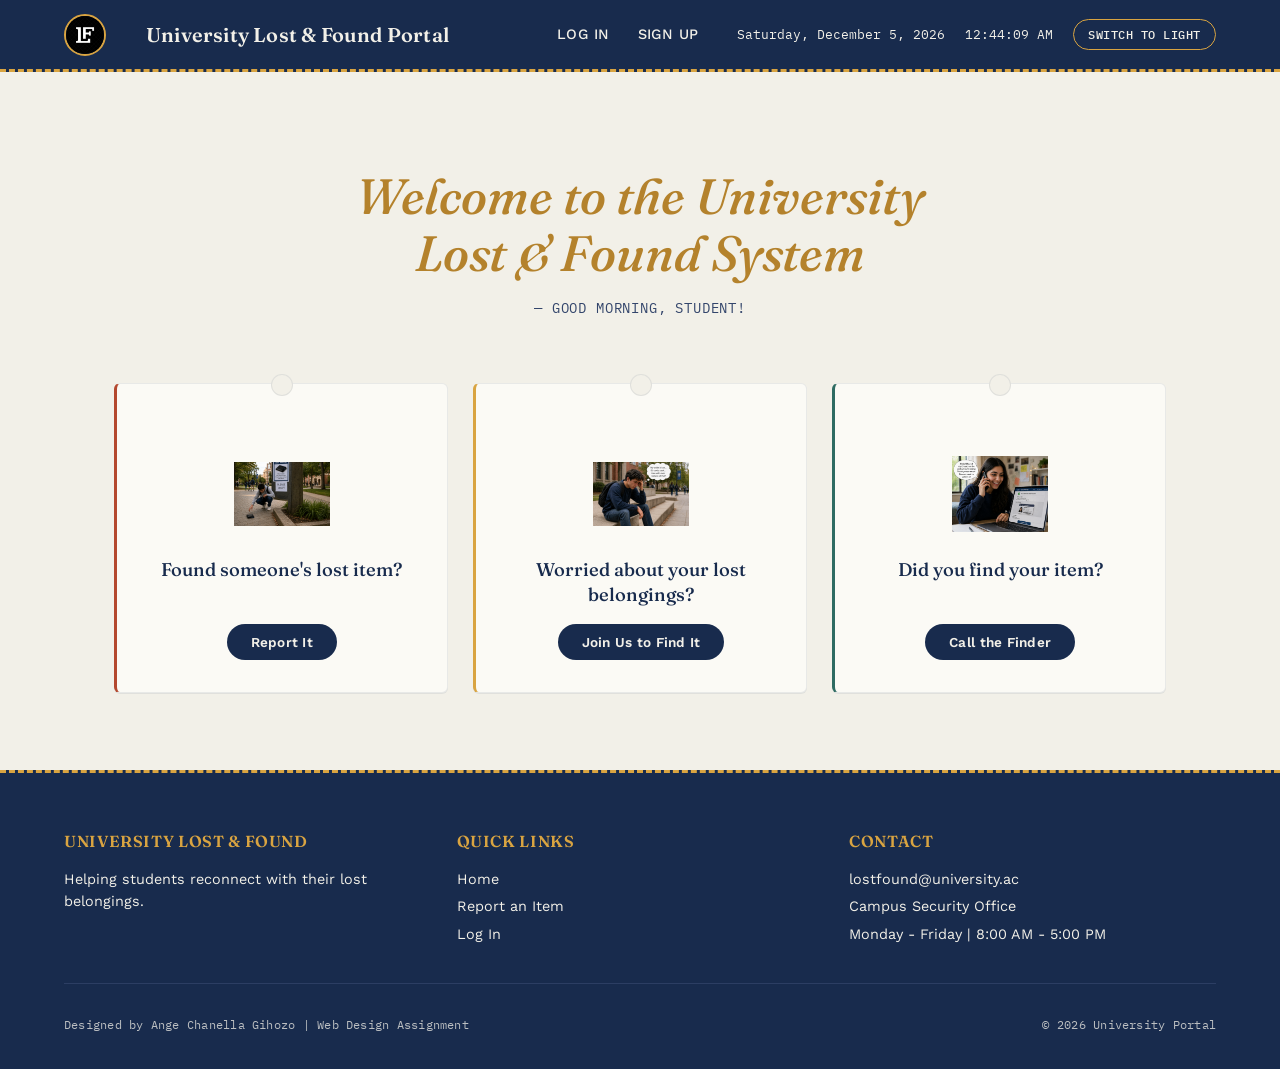
<file: index.html>
<!DOCTYPE html>
<html lang="en">
<head>
    <meta charset="UTF-8">
    <meta name="viewport" content="width=device-width, initial-scale=1.0">
    <title>University Lost & Found Portal</title>
    <link rel="stylesheet" href="index.css">
</head>

<body>

<header>

    <div class="logo">
        <img src="assests/logo.jpg" alt="University Lost and Found Logo">
    </div>

    <h1>University Lost & Found Portal</h1>

    <nav class="nav-bar">

        <ul>
            <li><a href="login.html">Log In</a></li>
            <li><a href="signup.html">Sign Up</a></li>
        </ul>

        <div class="nav-actions">
            <div id="date"></div>
            <div id="clock"></div>
            <button id="theme-btn">Switch to Light</button>
        </div>

    </nav>

</header>

<main>

    <section class="hero">

        <h1><i>Welcome to the University Lost & Found System</i></h1>

        <div id="greeting" class="greeting"></div>

    </section>

    <section id="cards">

        <div id="card1" class="card">

            <img class="card-image" src="assests/lost.png" alt="Lost Item">

            <h2>Found someone's lost item?</h2>

            <button>
                <a href="signup.html">Report It</a>
            </button>

        </div>

        <div id="card2" class="card">

            <img class="card-image" src="assests/worried.png" alt="Worried Person">

            <h2>Worried about your lost belongings?</h2>

            <button>
                <a href="login.html">Join Us to Find It</a>
            </button>

        </div>

        <div id="card3" class="card">

            <img class="card-image" src="assests/found.png" alt="Found Item">

            <h2>Did you find your item?</h2>

            <button>
                <a href="login.html">Call the Finder</a>
            </button>

        </div>

    </section>

</main>

<footer>

    <div class="footer-grid">

        <div class="footer-col">
            <h4>University Lost & Found</h4>
            <p>Helping students reconnect with their lost belongings.</p>
        </div>

        <div class="footer-col">
            <h4>Quick Links</h4>

            <p><a href="index.html">Home</a></p>
            <p><a href="signup.html">Report an Item</a></p>
            <p><a href="login.html">Log In</a></p>
        </div>

        <div class="footer-col">
            <h4>Contact</h4>

            <p>lostfound@university.ac</p>
            <p>Campus Security Office</p>
            <p>Monday - Friday | 8:00 AM - 5:00 PM</p>

        </div>

    </div>

    <div class="footer-bottom">

        <p>Designed by Ange Chanella Gihozo | Web Design Assignment</p>

        <p>&copy; 2026 University Portal</p>

    </div>

</footer>

<script src="javascript.js"></script>

</body>
</html>
</file>
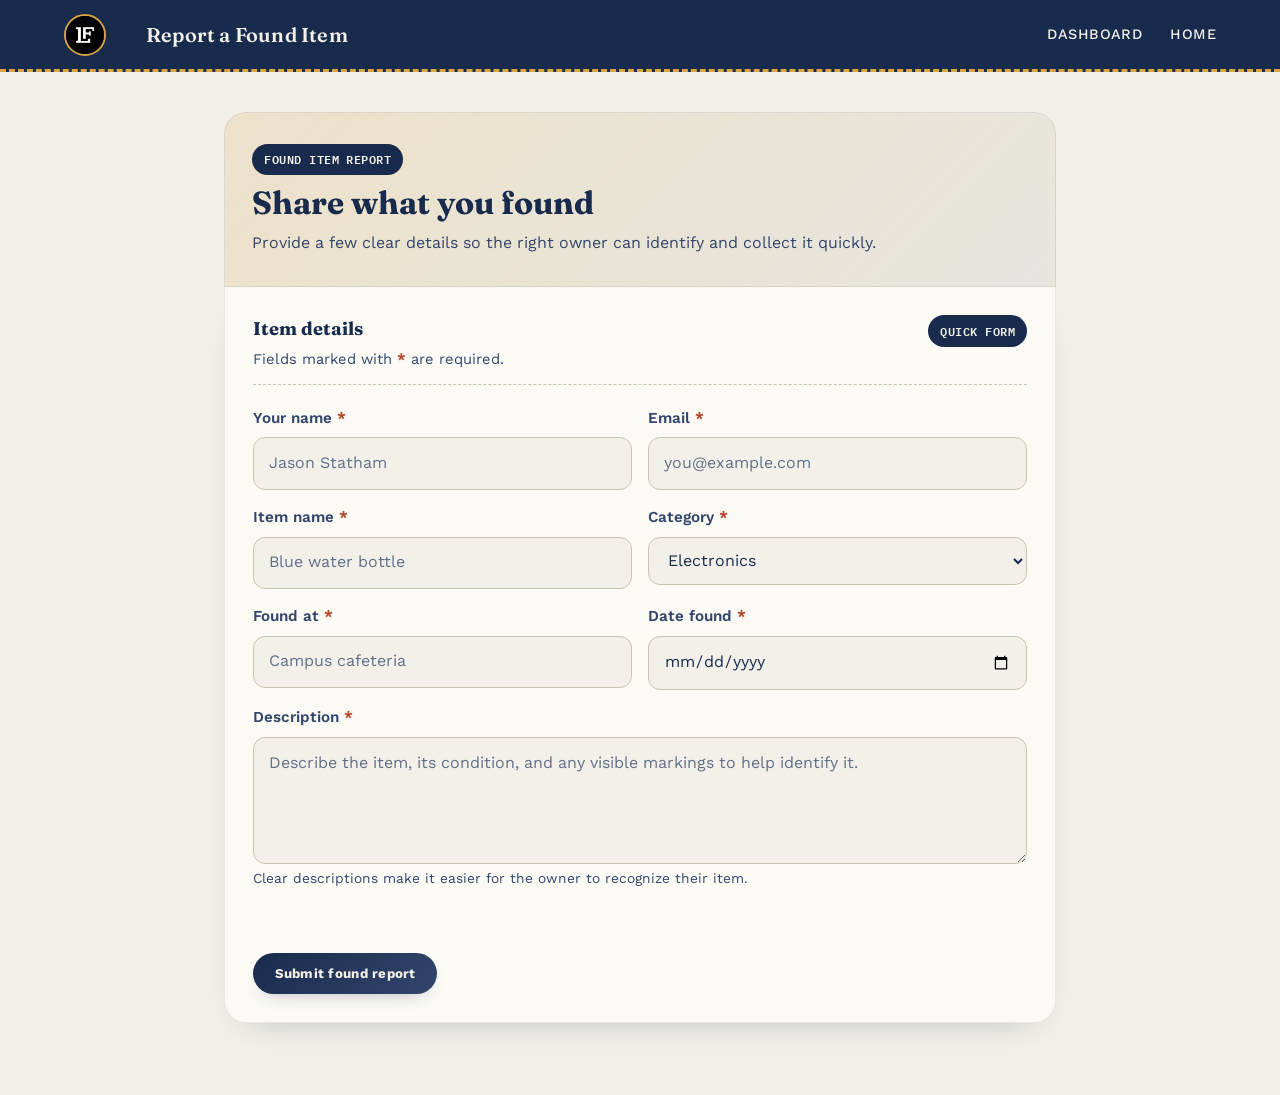
<file: found_form.html>
<!DOCTYPE html>
<html lang="en">
<head>
    <meta charset="UTF-8">
    <meta name="viewport" content="width=device-width, initial-scale=1.0">
    <title>Report Found Item</title>
    <link rel="stylesheet" href="index.css">
</head>
<body>
    <header>
        <div class="logo">
            <a href="index.html"><img src="assests/logo.jpg" alt="Lost and Found Logo"></a>
        </div>
        <h1>Report a Found Item</h1>
        <nav class="nav-bar">
            <ul>
                <li><a href="dashboard.html">Dashboard</a></li>
                <li><a href="index.html">Home</a></li>
            </ul>
        </nav>
    </header>

    <main class="form-page">
        <section class="form-hero">
            <span class="form-badge">Found item report</span>
            <h2>Share what you found</h2>
            <p>Provide a few clear details so the right owner can identify and collect it quickly.</p>
        </section>

        <section class="form-card">
            <div class="form-card-header">
                <div>
                    <h3>Item details</h3>
                    <p>Fields marked with <span class="required">*</span> are required.</p>
                </div>
                <span class="step-pill">Quick form</span>
            </div>

            <form class="styled-form" id="found-report-form">
                <div class="form-grid">
                    <div class="field">
                        <label for="finder-name">Your name <span class="required">*</span></label>
                        <input id="finder-name" name="finder-name" type="text" placeholder="Jason Statham" required>
                    </div>
                    <div class="field">
                        <label for="finder-email">Email <span class="required">*</span></label>
                        <input id="finder-email" name="finder-email" type="email" placeholder="you@example.com" required>
                    </div>
                </div>

                <div class="form-grid">
                    <div class="field">
                        <label for="found-item-name">Item name <span class="required">*</span></label>
                        <input id="found-item-name" name="found-item-name" type="text" placeholder="Blue water bottle" required>
                    </div>
                    <div class="field">
                        <label for="found-category">Category <span class="required">*</span></label>
                        <select id="found-category" name="found-category">
                            <option>Electronics</option>
                            <option>Clothing</option>
                            <option>Accessories</option>
                            <option>Documents</option>
                            <option>Other</option>
                        </select>
                    </div>
                </div>

                <div class="form-grid">
                    <div class="field">
                        <label for="found-location">Found at <span class="required">*</span></label>
                        <input id="found-location" name="found-location" type="text" placeholder="Campus cafeteria" required>
                    </div>
                    <div class="field">
                        <label for="found-date">Date found <span class="required">*</span></label>
                        <input id="found-date" name="found-date" type="date" required>
                    </div>
                </div>

                <div class="field field-wide">
                    <label for="found-details">Description <span class="required">*</span></label>
                    <textarea id="found-details" name="found-details" rows="4" placeholder="Describe the item, its condition, and any visible markings to help identify it." required></textarea>
                    <p class="field-help">Clear descriptions make it easier for the owner to recognize their item.</p>
                </div>

                <p id="found-form-status" class="form-status" aria-live="polite"></p>
                <button type="submit">Submit found report</button>
            </form>
        </section>
    </main>

    <script src="javascript.js"></script>
</body>
</html>
</file>
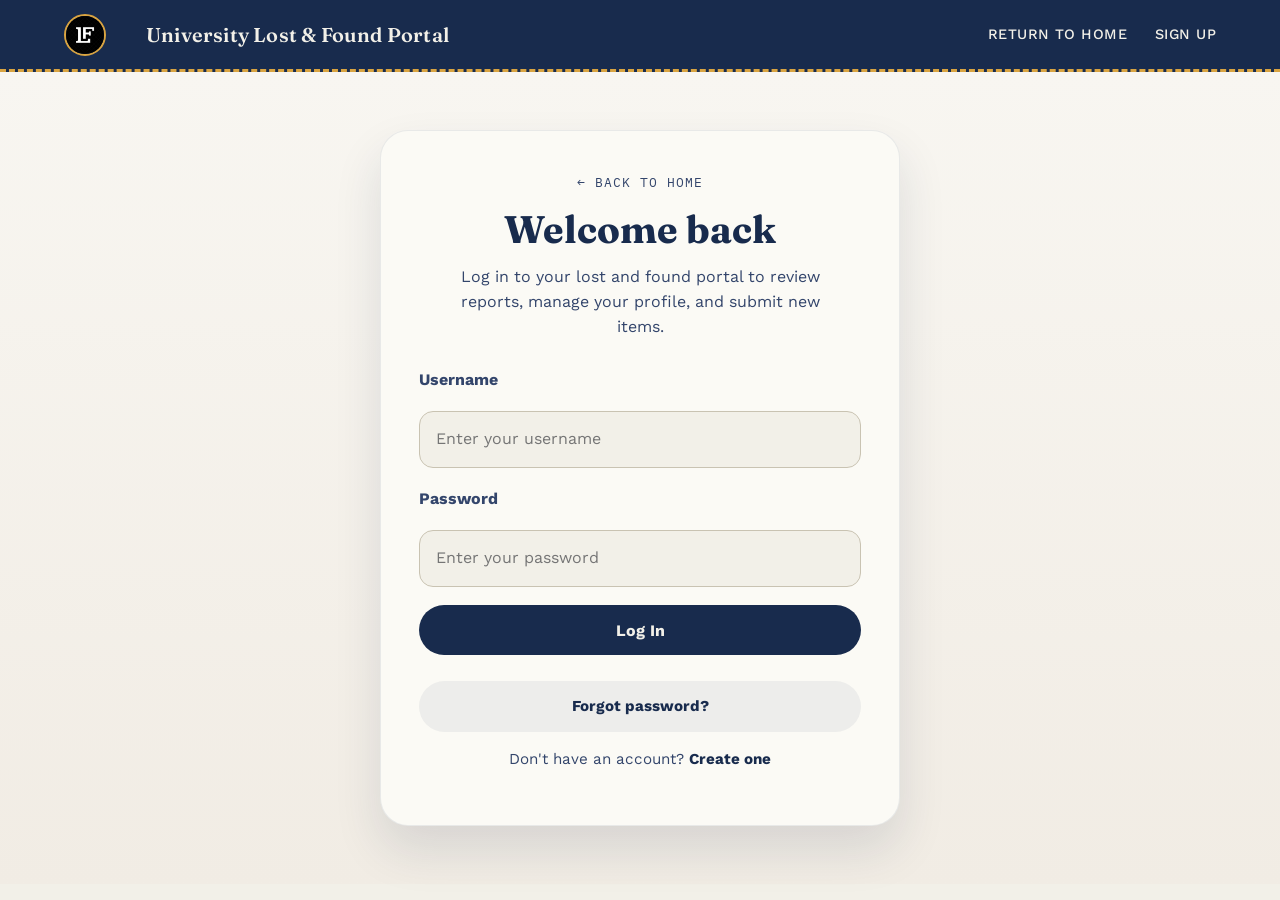
<file: login.html>
<!DOCTYPE html>
<html lang="en">
<head>
    <meta charset="UTF-8">
    <meta name="viewport" content="width=device-width, initial-scale=1.0">
    <title>Login - Lost & Found</title>
    <link rel="stylesheet" href="index.css">
</head>
<body>
    <header>
        <div class="logo"><a href="index.html"><img src="assests/logo.jpg" alt="Logo"></a></div>
        <h1>University Lost & Found Portal</h1>
        <nav class="nav-bar">
            <ul>
                <li><a href="index.html">Return to Home</a></li>
                <li><a href="signup.html">Sign Up</a></li>
            </ul>
        </nav>
    </header>

    <main class="login-page">
        <section class="login-panel">
            <div class="login-intro">
                <a href="index.html" class="back-link">← Back to Home</a>
                <h2>Welcome back</h2>
                <p>Log in to your lost and found portal to review reports, manage your profile, and submit new items.</p>
            </div>

            <form id="login-form" class="login-form">
                <label for="username">Username</label>
                <input type="text" id="username" placeholder="Enter your username" required>

                <label for="login-password">Password</label>
                <input type="password" id="login-password" placeholder="Enter your password" required>

                <button type="submit">Log In</button>
                <a href="#" class="forgot-password">Forgot password?</a>
            </form>

            <p class="signup-text">Don't have an account? <a href="signup.html">Create one</a></p>
        </section>
    </main>

    <script src="javascript.js"></script>
</body>
</html>
</file>
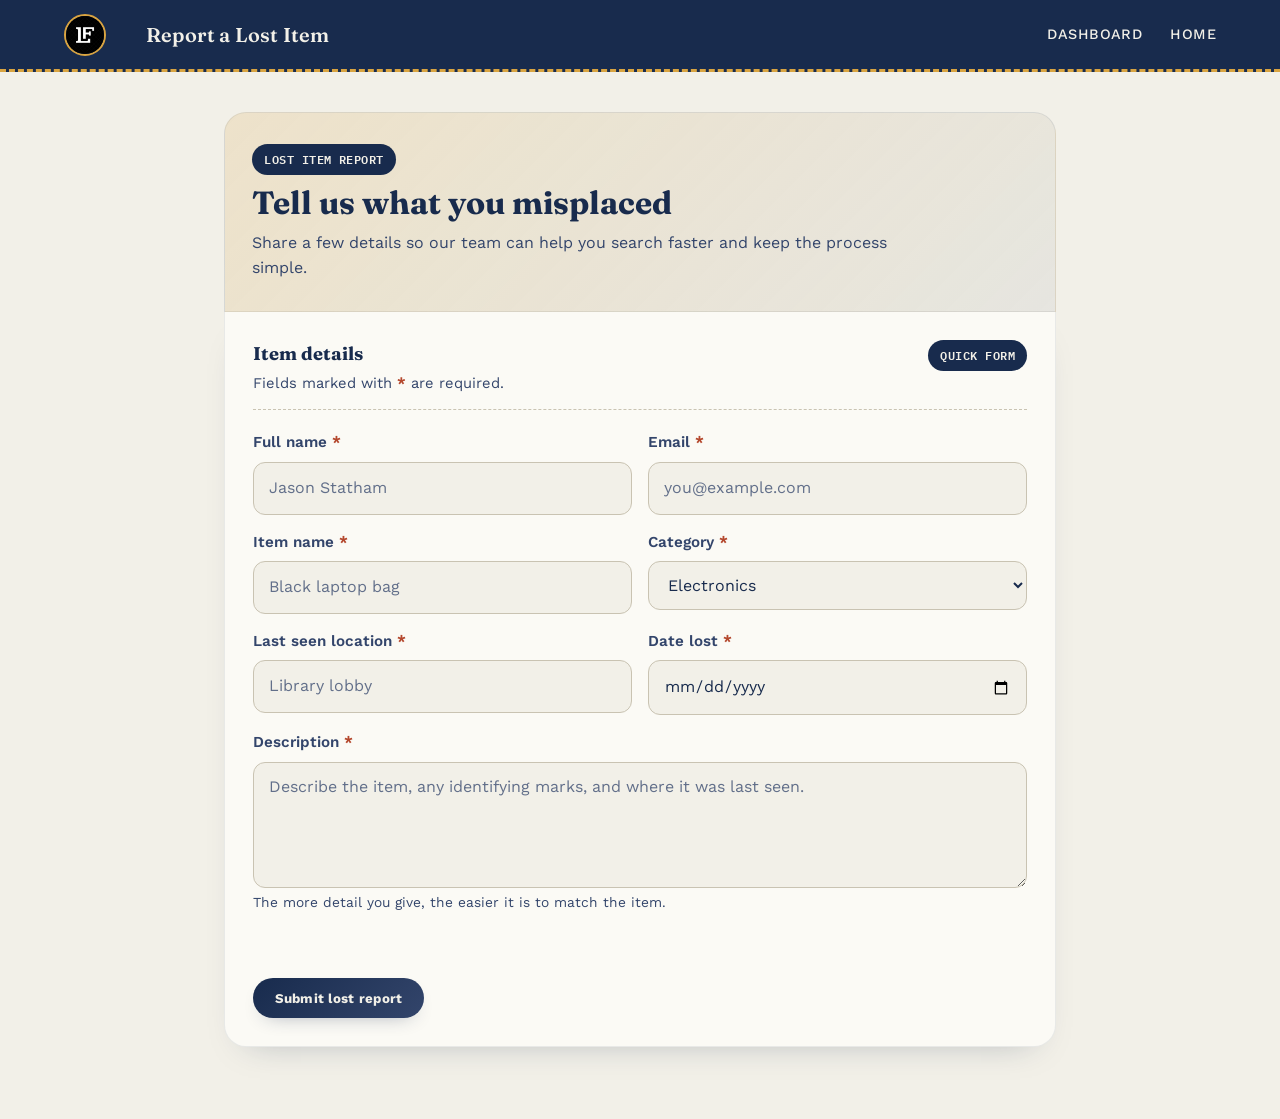
<file: lost_form.html>
<!DOCTYPE html>
<html lang="en">
<head>
    <meta charset="UTF-8">
    <meta name="viewport" content="width=device-width, initial-scale=1.0">
    <title>Report Lost Item</title>
    <link rel="stylesheet" href="index.css">
</head>
<body>
    <header>
        <div class="logo">
            <a href="index.html"><img src="assests/logo.jpg" alt="Lost and Found Logo"></a>
        </div>
        <h1>Report a Lost Item</h1>
        <nav class="nav-bar">
            <ul>
                <li><a href="dashboard.html">Dashboard</a></li>
                <li><a href="index.html">Home</a></li>
            </ul>
        </nav>
    </header>

    <main class="form-page">
        <section class="form-hero">
            <span class="form-badge">Lost item report</span>
            <h2>Tell us what you misplaced</h2>
            <p>Share a few details so our team can help you search faster and keep the process simple.</p>
        </section>

        <section class="form-card">
            <div class="form-card-header">
                <div>
                    <h3>Item details</h3>
                    <p>Fields marked with <span class="required">*</span> are required.</p>
                </div>
                <span class="step-pill">Quick form</span>
            </div>

            <form class="styled-form" id="lost-report-form">
                <div class="form-grid">
                    <div class="field">
                        <label for="full-name">Full name <span class="required">*</span></label>
                        <input id="full-name" name="full-name" type="text" placeholder="Jason Statham" required>
                    </div>
                    <div class="field">
                        <label for="email">Email <span class="required">*</span></label>
                        <input id="email" name="email" type="email" placeholder="you@example.com" required>
                    </div>
                </div>

                <div class="form-grid">
                    <div class="field">
                        <label for="item-name">Item name <span class="required">*</span></label>
                        <input id="item-name" name="item-name" type="text" placeholder="Black laptop bag" required>
                    </div>
                    <div class="field">
                        <label for="category">Category <span class="required">*</span></label>
                        <select id="category" name="category">
                            <option>Electronics</option>
                            <option>Clothing</option>
                            <option>Accessories</option>
                            <option>Documents</option>
                            <option>Other</option>
                        </select>
                    </div>
                </div>

                <div class="form-grid">
                    <div class="field">
                        <label for="location">Last seen location <span class="required">*</span></label>
                        <input id="location" name="location" type="text" placeholder="Library lobby" required>
                    </div>
                    <div class="field">
                        <label for="lost-date">Date lost <span class="required">*</span></label>
                        <input id="lost-date" name="lost-date" type="date" required>
                    </div>
                </div>

                <div class="field field-wide">
                    <label for="details">Description <span class="required">*</span></label>
                    <textarea id="details" name="details" rows="4" placeholder="Describe the item, any identifying marks, and where it was last seen." required></textarea>
                    <p class="field-help">The more detail you give, the easier it is to match the item.</p>
                </div>

                <p id="lost-form-status" class="form-status" aria-live="polite"></p>
                <button type="submit">Submit lost report</button>
            </form>
        </section>
    </main>

    <script src="javascript.js"></script>
</body>
</html>
</file>
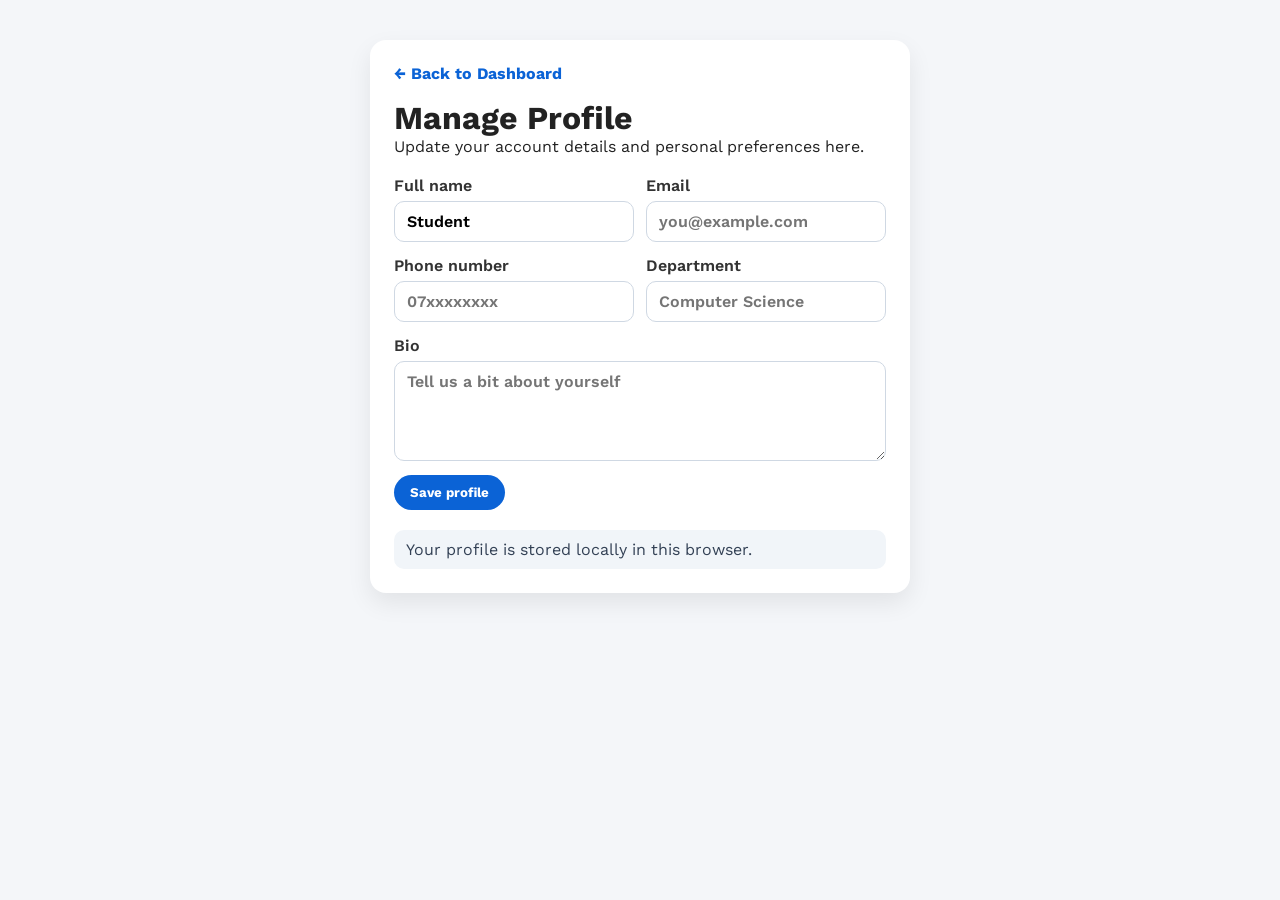
<file: profile.html>
<!DOCTYPE html>
<html lang="en">
<head>
  <meta charset="UTF-8">
  <meta name="viewport" content="width=device-width, initial-scale=1.0">
  <title>Manage Profile</title>
  <link rel="stylesheet" href="dashboard.css">
  <style>
    body {
      font-family: Arial, sans-serif;
      margin: 0;
      background: #f4f6f9;
      color: #222;
    }
    .page {
      max-width: 800px;
      margin: 40px auto;
      padding: 24px;
      background: white;
      border-radius: 16px;
      box-shadow: 0 10px 24px rgba(0,0,0,0.08);
    }
    .back-link {
      display: inline-block;
      margin-bottom: 16px;
      color: #0b63d6;
      text-decoration: none;
      font-weight: bold;
    }
    .profile-form {
      display: grid;
      gap: 14px;
      margin-top: 20px;
    }
    .form-row {
      display: grid;
      grid-template-columns: repeat(2, minmax(0, 1fr));
      gap: 12px;
    }
    label {
      display: flex;
      flex-direction: column;
      gap: 6px;
      font-weight: 600;
      color: #333;
    }
    input, textarea {
      padding: 10px 12px;
      border: 1px solid #cfd8e3;
      border-radius: 10px;
      font: inherit;
    }
    textarea {
      min-height: 100px;
      resize: vertical;
    }
    button {
      justify-self: start;
      padding: 10px 16px;
      border: none;
      border-radius: 999px;
      background: #0b63d6;
      color: white;
      font-weight: 700;
      cursor: pointer;
    }
    .form-status {
      padding: 10px 12px;
      border-radius: 10px;
      background: #f1f5f9;
      color: #334155;
      margin-top: 6px;
    }
    .form-status.success {
      background: #e8f8ee;
      color: #1f7a3d;
    }
    @media (max-width: 700px) {
      .form-row {
        grid-template-columns: 1fr;
      }
    }
  </style>
</head>
<body>
  <div class="page">
    <a href="dashboard.html" class="back-link">← Back to Dashboard</a>
    <h1>Manage Profile</h1>
    <p>Update your account details and personal preferences here.</p>

    <form id="profile-form" class="profile-form">
      <div class="form-row">
        <label>
          Full name
          <input type="text" name="fullName" placeholder="Your full name">
        </label>
        <label>
          Email
          <input type="email" name="email" placeholder="you@example.com">
        </label>
      </div>

      <div class="form-row">
        <label>
          Phone number
          <input type="tel" name="phone" placeholder="07xxxxxxxx">
        </label>
        <label>
          Department
          <input type="text" name="department" placeholder="Computer Science">
        </label>
      </div>

      <label>
        Bio
        <textarea name="bio" placeholder="Tell us a bit about yourself"></textarea>
      </label>

      <button type="submit">Save profile</button>
      <div id="profile-status" class="form-status" aria-live="polite">Your profile is stored locally in this browser.</div>
    </form>
  </div>

  <script src="javascript.js"></script>
</body>
</html>
</file>
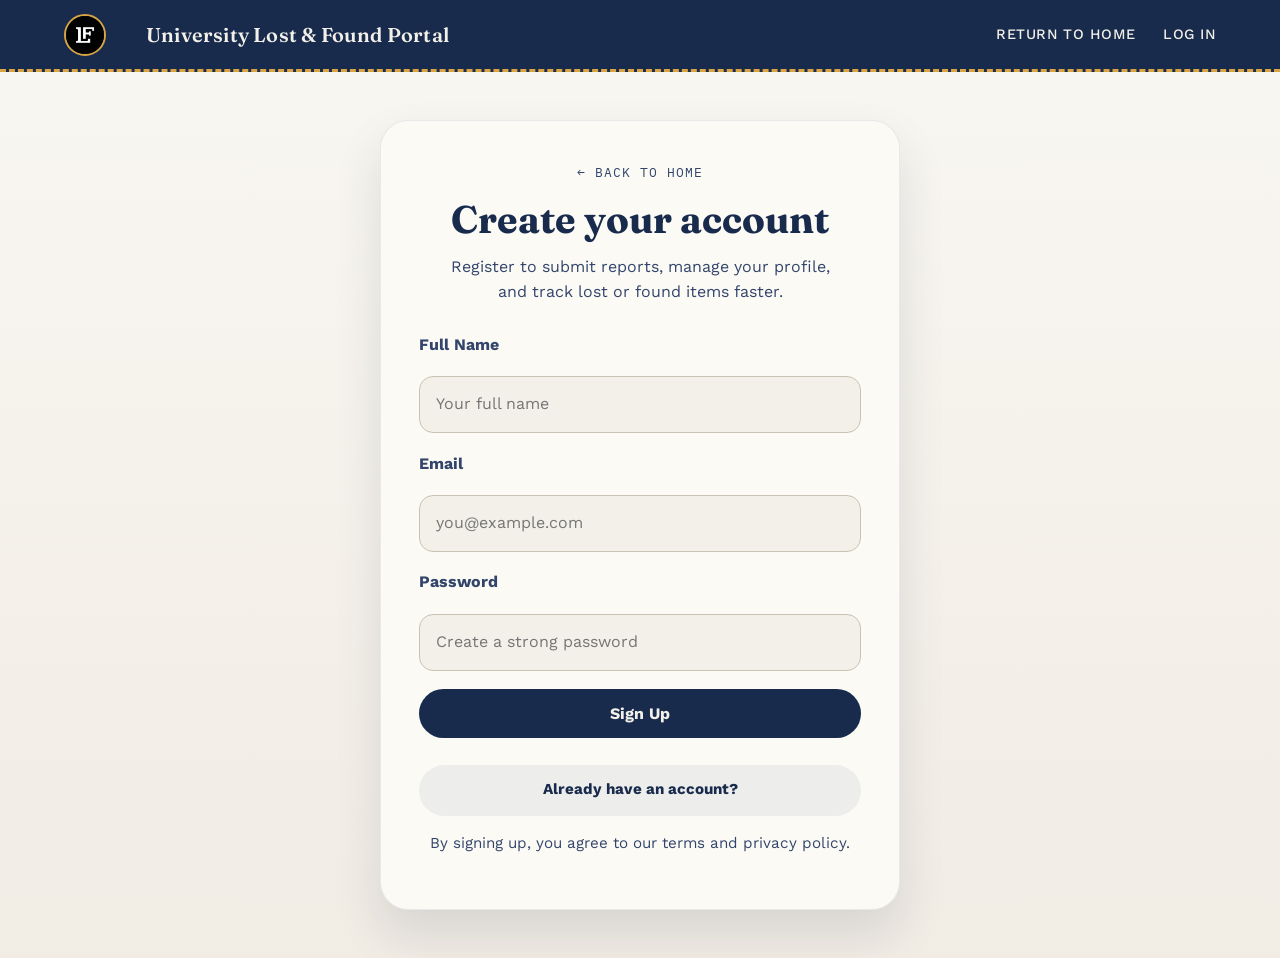
<file: signup.html>
<!DOCTYPE html>
<html lang="en">
<head>
    <meta charset="UTF-8">
    <meta name="viewport" content="width=device-width, initial-scale=1.0">
    <title>Sign Up - Lost & Found</title>
    <link rel="stylesheet" href="index.css">
</head>
<body>
        <header>
            <div class="logo"><a href="index.html"><img src="assests/logo.jpg " alt=" Logo"></a></div>
            <h1>University Lost & Found Portal</h1>
            <nav class="nav-bar">
                <ul>
                    <li><a href="index.html">Return to Home</a></li>
                    <li><a href="login.html">Log In</a></li>
                </ul>
            </nav>
        </header>  
    <main class="login-page">
        <section class="login-panel">
            <div class="login-intro">
                <a href="index.html" class="back-link">← Back to Home</a>
                <h2>Create your account</h2>
                <p>Register to submit reports, manage your profile, and track lost or found items faster.</p>
            </div>

            <form class="login-form">
                <label for="signup-fullname">Full Name</label>
                <input id="signup-fullname" type="text" placeholder="Your full name" required>

                <label for="signup-email">Email</label>
                <input id="signup-email" type="email" placeholder="you@example.com" required>

                <label for="signup-password">Password</label>
                <input id="signup-password" type="password" placeholder="Create a strong password" required>

                <button type="submit">Sign Up</button>
                <a href="login.html" class="forgot-password">Already have an account?</a>
            </form>

            <p class="signup-text">By signing up, you agree to our terms and privacy policy.</p>
        </section>
    </main>
</body>
</html>
</file>
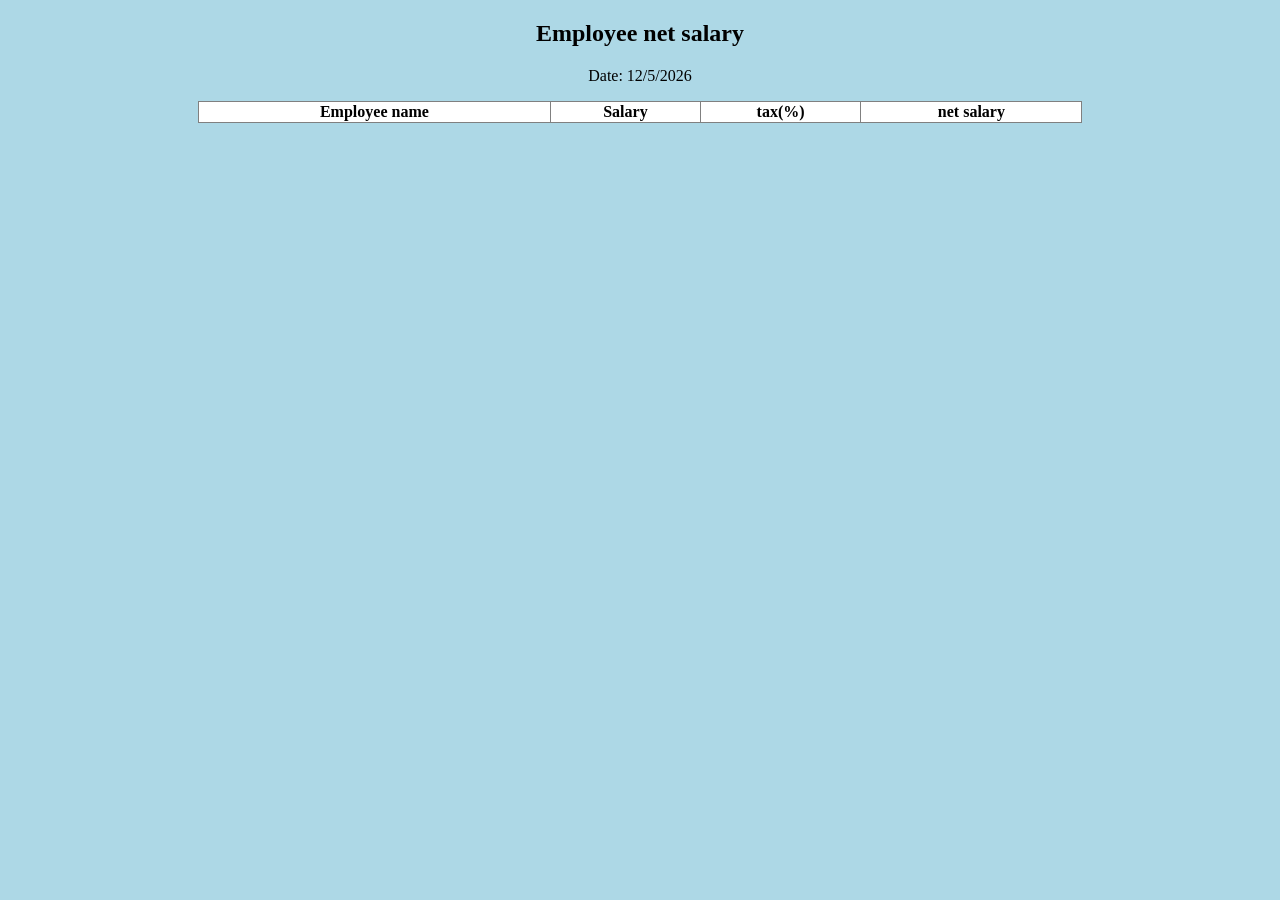
<file: web design assignment.html>
<!DOCTYPEhtml>
<html>
 <head>
 <title> employees net salary </title>
 </head>
 
 <body style="background-color:lightblue;">
 <h2 style="text-align:center;">Employee net salary</h2>
 <p id="date" style="text-align:center;"></p>



 <table border="1" style="border-collapse:collapse; 
 width:70%;
 margin:auto;
 text-align:center;
 background-color:white;">
 
 <tr>
 <th>Employee name</th>
 <th>Salary</th>
 <th>tax(%)</th>
 <th>net salary</th>
 </tr>
 
 <tbody id="result"></tbody>
 
 </table>
 
 
 <script>
 
 let number = parseInt(prompt("enter number of employees:"));
 
 for(let i=1;i<=number;i++){
 
 let name = prompt("enter employee name:");
 let salary = parseFloat(prompt("enter employee salary:"));
 let tax = parseFloat(prompt("enter tax (in %)  :"));
 
 let netsalary = salary-(salary*tax/100);
 
 document.getElementById("result").innerHTML +=
 "<tr>" +
 "<td>" + name +"</td>" +
 "<td>" + salary +"</td>" +
 "<td>" + tax + "</td>" +
 "<td>" + netsalary + "</td>" +
 "</tr>";
 }
 document.getElementById("date").innerHTML =  "Date: " + new Date().toLocaleDateString();
 
 </script>
  
 </body>
 </html>
</file>
<file: index.css>
/* =========================================================
   University Lost & Found Portal — index.css
   Design concept: the physical claim ticket you get handed
   at a real lost & found desk — dashed stitch-lines, a
   punched notch, a torn stub — rendered as the UI language.
   ========================================================= */

@import url('https://fonts.googleapis.com/css2?family=Fraunces:opsz,wght@9..144,400;9..144,500;9..144,600;9..144,700&family=Work+Sans:wght@400;500;600&family=IBM+Plex+Mono:wght@500&display=swap');

:root {
  /* -- Palette -------------------------------------------- */
  --ink:        #182B4D;   /* deep desk-ledger navy */
  --ink-soft:   #33456B;
  --paper:      #F2F0E8;   /* ledger paper */
  --paper-raised: #FBFAF5;
  --gold:       #D9A441;   /* brass tag / claim-stub gold */
  --gold-dark:  #B4822C;
  --rust:       #B4482E;   /* "lost" stamp red-rust */
  --teal:       #2E6B62;   /* "found" stamp teal */
  --line:       #C9C3B2;   /* dashed stitch line */
  --ink-10: rgba(24,43,77,0.08);

  /* -- Type ------------------------------------------------ */
  --font-display: "Fraunces", Georgia, serif;
  --font-body: "Work Sans", -apple-system, sans-serif;
  --font-mono: "IBM Plex Mono", monospace;

  /* -- Rhythm ----------------------------------------------- */
  --radius: 6px;
  --gap: clamp(1.25rem, 2vw, 2rem);
  --edge: clamp(1.25rem, 5vw, 4rem);
}

/* Light theme override, toggled by #theme-btn via JS adding
   .light-theme to <body> */
body.light-theme {
  --ink:        #F2F0E8;
  --ink-soft:   #DAD5C5;
  --paper:      #182B4D;
  --paper-raised: #22355C;
  --line:       #46557A;
  --ink-10: rgba(242,240,232,0.08);
}

* { box-sizing: border-box; }

html { scroll-behavior: smooth; }

body {
  margin: 0;
  background: var(--paper);
  color: var(--ink);
  font-family: var(--font-body);
  font-size: 16px;
  line-height: 1.55;
  transition: background 0.35s ease, color 0.35s ease;
}

img { max-width: 100%; display: block; }

a { color: inherit; text-decoration: none; }

button {
  font-family: inherit;
  cursor: pointer;
}

/* ---------------------------------------------------------
   HEADER
   --------------------------------------------------------- */
header {
  position: sticky;
  top: 0;
  z-index: 50;
  display: flex;
  align-items: center;
  justify-content: space-between;
  gap: var(--gap);
  padding: 0.85rem var(--edge);
  background: var(--ink);
  color: var(--paper);
  border-bottom: 3px dashed var(--gold);
}

.logo {
  display: flex;
  align-items: center;
}

.logo img {
  height: 42px;
  width: 42px;
  border-radius: 50%;
  border: 2px solid var(--gold);
  object-fit: cover;
}

header h1 {
  font-family: var(--font-display);
  font-weight: 600;
  font-size: 1.25rem;
  letter-spacing: 0.01em;
  margin: 0;
  margin-right: auto;
  margin-left: 0.9rem;
  white-space: nowrap;
}

.nav-bar {
  display: flex;
  align-items: center;
  gap: clamp(1rem, 3vw, 2.5rem);
  flex-wrap: wrap;
  justify-content: flex-end;
  flex: 1;
}

.nav-bar > ul {
  list-style: none;
  display: flex;
  gap: 1.75rem;
  margin: 0;
  padding: 0;
}

.nav-bar > ul li a {
  font-size: 0.9rem;
  font-weight: 500;
  letter-spacing: 0.03em;
  text-transform: uppercase;
  padding-bottom: 4px;
  border-bottom: 2px solid transparent;
  transition: border-color 0.2s ease, color 0.2s ease;
}

.nav-bar > ul li a:hover,
.nav-bar > ul li a:focus-visible {
  border-color: var(--gold);
}

.nav-actions {
  display: flex;
  align-items: center;
  gap: 1.25rem;
  font-family: var(--font-mono);
  font-size: 0.8rem;
}

#theme-btn {
  background: transparent;
  border: 1px solid var(--gold);
  color: inherit;
  padding: 0.45rem 0.9rem;
  border-radius: 999px;
  font-size: 0.75rem;
  font-weight: 500;
  letter-spacing: 0.04em;
  text-transform: uppercase;
  transition: background 0.2s ease, color 0.2s ease;
}

#theme-btn:hover,
#theme-btn:focus-visible {
  background: var(--gold);
  color: var(--ink);
}

/* ---------------------------------------------------------
   HERO
   --------------------------------------------------------- */
.hero {
  position: relative;
  text-align: center;
  padding: clamp(3.5rem, 8vw, 6rem) var(--edge) clamp(2.5rem, 6vw, 4rem);
  overflow: hidden;
}

.hero h1 {
  font-family: var(--font-display);
  font-weight: 500;
  font-style: normal;
  font-size: clamp(1.9rem, 4.4vw, 3.1rem);
  line-height: 1.15;
  max-width: 18ch;
  margin: 0 auto 1rem;
}

.hero h1 i {
  font-style: italic;
  color: var(--gold-dark);
}

.greeting {
  font-family: var(--font-mono);
  font-size: 0.85rem;
  letter-spacing: 0.06em;
  text-transform: uppercase;
  color: var(--ink-soft);
}

.greeting:not(:empty)::before { content: "— "; }

/* ---------------------------------------------------------
   CARDS  — claim-ticket stubs
   --------------------------------------------------------- */
#cards {
  display: grid;
  grid-template-columns: repeat(3, 1fr);
  gap: var(--gap);
  padding: 0 var(--edge) clamp(3rem, 6vw, 5rem);
  max-width: 1180px;
  margin: 0 auto;
}

.card {
  position: relative;
  background: var(--paper-raised);
  border: 1px solid var(--ink-10);
  border-radius: var(--radius);
  padding: 2.25rem 1.75rem 2rem;
  text-align: center;
  display: flex;
  flex-direction: column;
  align-items: center;
  gap: 1rem;
  box-shadow: 0 1px 0 var(--ink-10);
  transition: transform 0.25s ease, box-shadow 0.25s ease;
}

/* the punched notch at the top, like a tag on a string */
.card::before {
  content: "";
  position: absolute;
  top: -10px;
  left: 50%;
  transform: translateX(-50%);
  width: 20px;
  height: 20px;
  background: var(--paper);
  border: 1px solid var(--ink-10);
  border-radius: 50%;
}

/* the perforated tear-line separating "stub" from "ticket" */
.card::after {
  content: "";
  position: absolute;
  left: 1.25rem;
  right: 1.25rem;
  top: 4.6rem;
  height: 0;
  border-top: 0;
}

.card:hover,
.card:focus-within {
  transform: translateY(-6px) rotate(var(--tilt, 0deg));
  box-shadow: 0 14px 28px -12px var(--ink-10), 0 1px 0 var(--ink-10);
}

#card1 { --tilt: -1.1deg; }
#card2 { --tilt: 0deg; }
#card3 { --tilt: 1.1deg; }

.card-image {
  width: 96px;
  height: 96px;
  object-fit: contain;
  margin-top: 1.6rem;
}

.card h2 {
  font-family: var(--font-display);
  font-weight: 500;
  font-size: 1.15rem;
  line-height: 1.35;
  margin: 0;
  max-width: 22ch;
}

.card button {
  margin-top: auto;
  background: none;
  border: none;
  padding: 0;
}

.card button a {
  display: inline-block;
  padding: 0.65rem 1.5rem;
  border-radius: 999px;
  background: var(--ink);
  color: var(--paper);
  font-size: 0.85rem;
  font-weight: 600;
  letter-spacing: 0.02em;
  transition: background 0.2s ease, transform 0.15s ease;
}

body.light-theme .card button a {
  background: var(--gold);
  color: var(--ink);
}

.card button a:hover,
.card button a:focus-visible {
  background: var(--gold-dark);
  color: var(--paper-raised);
  transform: translateY(-1px);
}

/* tag identity per card, via a small corner stamp */
#card1 { border-left: 3px solid var(--rust); }
#card2 { border-left: 3px solid var(--gold); }
#card3 { border-left: 3px solid var(--teal); }

/* ---------------------------------------------------------
   FOOTER
   --------------------------------------------------------- */
footer {
  background: var(--ink);
  color: var(--paper);
  border-top: 3px dashed var(--gold);
  padding: clamp(2.5rem, 5vw, 3.5rem) var(--edge) 1.5rem;
}

.footer-grid {
  display: grid;
  grid-template-columns: repeat(3, 1fr);
  gap: var(--gap);
  max-width: 1180px;
  margin: 0 auto;
  padding-bottom: 2rem;
}

.footer-col h4 {
  font-family: var(--font-display);
  font-weight: 600;
  font-size: 1rem;
  color: var(--gold);
  margin: 0 0 0.85rem;
  text-transform: uppercase;
  letter-spacing: 0.04em;
}

.footer-col p {
  margin: 0.35rem 0;
  font-size: 0.9rem;
  color: var(--ink-);
}

.footer-col a {
  transition: color 0.2s ease;
}

.footer-col a:hover,
.footer-col a:focus-visible {
  color: var(--gold);
}

.footer-bottom {
  max-width: 1180px;
  margin: 0 auto;
  padding-top: 1.25rem;
  border-top: 1px solid var(--ink-soft);
  display: flex;
  flex-wrap: wrap;
  justify-content: space-between;
  gap: 0.5rem;
  font-family: var(--font-mono);
  font-size: 0.72rem;
  letter-spacing: 0.02em;
  opacity: 0.75;
}

/* ---------------------------------------------------------
   FORM PAGES
   --------------------------------------------------------- */
.form-page {
  max-width: 960px;
  margin: 0 auto;
  padding: clamp(1.5rem, 4vw, 2.5rem) var(--edge) clamp(3rem, 7vw, 4.5rem);
}

.form-hero {
  background: linear-gradient(135deg, rgba(217, 164, 65, 0.18), rgba(24, 43, 77, 0.05));
  border: 1px solid var(--ink-10);
  border-radius: 22px 22px 0 0;
  padding: clamp(1.35rem, 3vw, 1.9rem) clamp(1.2rem, 3vw, 1.7rem);
  display: flex;
  flex-direction: column;
  gap: 0.55rem;
}

.form-badge,
.step-pill {
  display: inline-flex;
  align-self: flex-start;
  align-items: center;
  gap: 0.4rem;
  padding: 0.4rem 0.75rem;
  border-radius: 999px;
  background: var(--ink);
  color: var(--paper);
  font-family: var(--font-mono);
  font-size: 0.75rem;
  font-weight: 600;
  letter-spacing: 0.04em;
  text-transform: uppercase;
}

body.light-theme .form-badge,
body.light-theme .step-pill {
  background: var(--gold);
  color: var(--ink);
}

.form-hero h2 {
  margin: 0;
  font-family: var(--font-display);
  font-size: clamp(1.45rem, 2.8vw, 2rem);
  line-height: 1.2;
}

.form-hero p {
  margin: 0;
  max-width: 64ch;
  color: var(--ink-soft);
}

body.light-theme .form-hero p { color: var(--ink); opacity: 0.82; }

.login-page {
  min-height: calc(100vh - 88px);
  display: flex;
  align-items: center;
  justify-content: center;
  padding: clamp(2rem, 5vw, 3rem) var(--edge);
  background: linear-gradient(180deg, #f8f6f1 0%, #f1ece4 100%);
}

.login-panel {
  width: min(520px, 100%);
  background: var(--paper-raised);
  border: 1px solid var(--ink-10);
  border-radius: 28px;
  box-shadow: 0 24px 48px rgba(24, 43, 77, 0.12);
  padding: clamp(2rem, 3vw, 2.5rem);
}

.login-intro {
  text-align: center;
  margin-bottom: 1.75rem;
}

.login-intro .back-link {
  display: inline-block;
  margin-bottom: 1rem;
  font-family: var(--font-mono);
  font-size: 0.82rem;
  letter-spacing: 0.08em;
  text-transform: uppercase;
  color: var(--ink-soft);
}

.login-intro h2 {
  margin: 0;
  font-family: var(--font-display);
  font-size: clamp(2rem, 3vw, 2.5rem);
  line-height: 1.05;
}

.login-intro p {
  margin: 1rem auto 0;
  max-width: 38ch;
  color: var(--ink-soft);
}

.login-form {
  display: grid;
  gap: 1.15rem;
}

.login-form label {
  font-weight: 700;
  color: var(--ink-soft);
}

.login-form input {
  width: 100%;
  border: 1px solid var(--line);
  border-radius: 14px;
  padding: 0.95rem 1rem;
  background: var(--paper);
  color: var(--ink);
  font: inherit;
  transition: border-color 0.2s ease, box-shadow 0.2s ease;
}

.login-form input:focus {
  outline: none;
  border-color: var(--gold);
  box-shadow: 0 0 0 4px rgba(217, 164, 65, 0.15);
}

.login-form button {
  width: 100%;
  padding: 0.95rem 1rem;
  border: none;
  border-radius: 999px;
  background: var(--ink);
  color: var(--paper);
  font-weight: 700;
  font-size: 1rem;
  transition: transform 0.2s ease, box-shadow 0.2s ease;
}

.login-form button:hover,
.login-form button:focus-visible {
  transform: translateY(-1px);
  box-shadow: 0 10px 18px rgba(24, 43, 77, 0.18);
}

.forgot-password {
  display: inline-flex;
  align-items: center;
  justify-content: center;
  width: 100%;
  padding: 0.85rem 1rem;
  margin-top: 0.5rem;
  border-radius: 999px;
  background: rgba(24, 43, 77, 0.06);
  color: var(--ink);
  font-size: 0.95rem;
  text-decoration: none;
  font-weight: 700;
  transition: background 0.2s ease, color 0.2s ease;
}

.forgot-password:hover,
.forgot-password:focus-visible {
  background: rgba(24, 43, 77, 0.12);
  color: var(--ink);
}

.signup-text {
  margin-top: 1rem;
  text-align: center;
  color: var(--ink-soft);
  font-size: 0.95rem;
}

.signup-text a {
  color: var(--ink);
  font-weight: 700;
}

body.light-theme .login-panel {
  background: #1e2c4a;
}

body.light-theme .login-form input {
  background: #22355c;
  border-color: rgba(242,240,232,0.15);
  color: #f2f0e8;
}

body.light-theme .login-form button {
  background: var(--gold);
  color: var(--ink);
}

body.light-theme .login-intro p,
body.light-theme .forgot-password,
body.light-theme .signup-text {
  color: rgba(242,240,232,0.8);
}

.form-card {
  background: var(--paper-raised);
  border: 1px solid var(--ink-10);
  border-top: 0;
  border-radius: 0 0 22px 22px;
  padding: clamp(1.2rem, 3vw, 1.75rem);
  box-shadow: 0 16px 34px -24px rgba(24, 43, 77, 0.35);
}

.form-card-header {
  display: flex;
  align-items: center;
  justify-content: space-between;
  gap: 1rem;
  margin-bottom: 1.35rem;
  padding-bottom: 0.85rem;
  border-bottom: 1px dashed var(--line);
}

.form-card-header h3 {
  margin: 0 0 0.25rem;
  font-family: var(--font-display);
  font-size: 1.15rem;
}

.form-card-header p {
  margin: 0;
  color: var(--ink-soft);
  font-size: 0.92rem;
}

.required {
  color: var(--rust);
  font-weight: 700;
}

.styled-form {
  display: grid;
  gap: 1rem;
}

.form-grid {
  display: grid;
  grid-template-columns: repeat(2, minmax(0, 1fr));
  gap: 1rem;
}

.field {
  display: flex;
  flex-direction: column;
  gap: 0.45rem;
}

.field-wide {
  grid-column: 1 / -1;
}

.styled-form label {
  font-weight: 600;
  font-size: 0.95rem;
  color: var(--ink-soft);
}

.styled-form input,
.styled-form select,
.styled-form textarea {
  width: 100%;
  border: 1px solid var(--line);
  border-radius: 12px;
  padding: 0.8rem 0.95rem;
  background: var(--paper);
  color: var(--ink);
  font: inherit;
  transition: border-color 0.2s ease, box-shadow 0.2s ease, transform 0.2s ease;
}

.styled-form textarea {
  min-height: 120px;
  resize: vertical;
}

.styled-form input::placeholder,
.styled-form textarea::placeholder {
  color: var(--ink-soft);
  opacity: 0.75;
}

.styled-form input:focus,
.styled-form select:focus,
.styled-form textarea:focus {
  outline: none;
  border-color: var(--gold);
  box-shadow: 0 0 0 4px rgba(217, 164, 65, 0.16);
  transform: translateY(-1px);
}

.field-help {
  margin: -0.2rem 0 0;
  color: var(--ink-soft);
  font-size: 0.86rem;
}

.styled-form button {
  justify-self: start;
  border: 0;
  border-radius: 999px;
  padding: 0.8rem 1.35rem;
  background: linear-gradient(135deg, var(--ink), var(--ink-soft));
  color: var(--paper);
  font-weight: 700;
  letter-spacing: 0.02em;
  transition: transform 0.2s ease, box-shadow 0.2s ease;
  box-shadow: 0 8px 20px -12px rgba(24, 43, 77, 0.45);
}

.styled-form button:hover,
.styled-form button:focus-visible {
  transform: translateY(-2px);
  box-shadow: 0 12px 24px -14px rgba(24, 43, 77, 0.45);
}

body.light-theme .styled-form button {
  background: linear-gradient(135deg, var(--gold), var(--gold-dark));
  color: var(--ink);
}

/* ---------------------------------------------------------
   FOCUS / MOTION
   --------------------------------------------------------- */
a:focus-visible,
button:focus-visible {
  outline: 2px solid var(--gold);
  outline-offset: 3px;
}

@media (prefers-reduced-motion: reduce) {
  * { transition: none !important; scroll-behavior: auto !important; }
}

/* ---------------------------------------------------------
   RESPONSIVE
   --------------------------------------------------------- */
@media (max-width: 900px) {
  #cards { grid-template-columns: 1fr; max-width: 480px; }
  .footer-grid { grid-template-columns: 1fr; gap: 1.75rem; }
}

@media (max-width: 720px) {
  header {
    flex-wrap: wrap;
    row-gap: 0.75rem;
  }
  header h1 {
    order: 3;
    flex-basis: 100%;
    margin: 0.25rem 0 0;
    font-size: 1.05rem;
  }
  .nav-bar {
    justify-content: flex-end;
  }
  .nav-bar > ul { gap: 1rem; }
}

@media (max-width: 480px) {
  .nav-actions #date { display: none; }
}
</file>
<file: dashboard.css>
@import url('https://fonts.googleapis.com/css2?family=Fraunces:opsz,wght@9..144,400;9..144,500;9..144,600;9..144,700&family=Work+Sans:wght@400;500;600&family=IBM+Plex+Mono:wght@500&display=swap');

:root {
  --ink:        #182B4D;
  --ink-soft:   #33456B;
  --paper:      #F2F0E8;
  --gold:       #D9A441;
  --gold-dark:  #B4822C;
  --rust:       #B4482E;
  --teal:       #2E6B62;
  --line:       #C9C3B2;
  --ink-10: rgba(24,43,77,0.08);

  --font-display: "Fraunces", Georgia, serif;
  --font-body: "Work Sans", -apple-system, sans-serif;
  --font-mono: "IBM Plex Mono", monospace;

  --radius: 10px;
  --sidebar-w: 280px;
}

* {
  margin: 0;
  padding: 0;
  box-sizing: border-box;
  font-family: var(--font-body);
}

html, body {
  min-height: 100%;
}

body {
  background: linear-gradient(135deg, #f6f1e6 0%, #fdfcf8 100%);
  color: var(--ink);
  display: flex;
  flex-direction: column;
}

a { color: inherit; text-decoration: none; }
button { font-family: inherit; cursor: pointer; }

header {
  display: flex;
  justify-content: space-between;
  align-items: center;
  gap: 1.5rem;
  padding: 0.85rem 1.75rem;
  background: var(--ink);
  color: var(--paper);
  border-bottom: 3px dashed var(--gold);
  position: sticky;
  top: 0;
  z-index: 50;
}

.lf-header-left {
  display: flex;
  align-items: center;
  min-width: 0;
}

.lf-logo img {
  width: 76px;
  height: 76px;
  border-radius: 50%;
  border: 3px solid var(--gold);
  object-fit: cover;
  margin-right: 0.9rem;
  flex-shrink: 0;
  box-shadow: 0 8px 22px rgba(0, 0, 0, 0.18);
  background: var(--paper-raised);
}

.lf-title {
  font-family: var(--font-display);
  font-weight: 600;
  font-size: 1.2rem;
  white-space: nowrap;
}

.lf-header-right {
  display: flex;
  align-items: center;
  gap: 1.5rem;
}

#date, #clock {
  font-family: var(--font-mono);
  font-size: 0.78rem;
  letter-spacing: 0.03em;
  color: var(--gold);
  white-space: nowrap;
}

.lf-notifications {
  position: relative;
  cursor: pointer;
}

.lf-notifications-icon img {
  width: 34px;
  height: 34px;
}

.lf-notifications-placeholder {
  position: absolute;
  top: -7px;
  right: -9px;
  width: 18px;
  height: 18px;
  display: flex;
  justify-content: center;
  align-items: center;
  background: var(--rust);
  color: var(--paper);
  border-radius: 50%;
  font-size: 10px;
  font-weight: 700;
  font-family: var(--font-mono);
  border: 2px solid var(--ink);
}

.lf-profile-btn {
  display: flex;
  align-items: center;
  gap: 0.6rem;
  background: none;
  border: none;
  color: inherit;
  padding: 0.3rem 0.5rem 0.3rem 0.3rem;
  border-radius: 999px;
  transition: background 0.2s ease;
}

.lf-profile-btn:hover,
.lf-profile-btn:focus-visible {
  background: rgba(255,255,255,0.08);
}

.lf-user-profile-avatar {
  width: 36px;
  height: 36px;
  border-radius: 50%;
  background: var(--gold);
  color: var(--ink);
  display: flex;
  justify-content: center;
  align-items: center;
  font-weight: 700;
  font-size: 0.8rem;
  font-family: var(--font-mono);
}

.lf-user-profile-name {
  font-size: 0.88rem;
  font-weight: 500;
}

.lf-drop-down {
  font-size: 0.6rem;
  opacity: 0.75;
}

.dashboard {
  display: flex;
  align-items: flex-start;
  flex: 1;
}

aside {
  width: var(--sidebar-w);
  flex-shrink: 0;
  background: linear-gradient(180deg, #fcfbf7 0%, #f4efe2 100%);
  border-right: 1px solid var(--ink-10);
  padding: 1.75rem 1.5rem;
  min-height: calc(100vh - 68px);
}

aside h3 {
  font-family: var(--font-display);
  font-weight: 600;
  font-size: 1.2rem;
  margin-bottom: 1.5rem;
  color: var(--ink);
}

.sidebar-card {
  margin-bottom: 0;
  padding: 1.1rem 0;
}

.sidebar-card button {
  width: 100%;
  padding: 0.75rem 1rem;
  border: none;
  border-radius: 999px;
  background: linear-gradient(135deg, var(--ink) 0%, var(--ink-soft) 100%);
  color: var(--paper);
  font-size: 0.88rem;
  font-weight: 600;
  letter-spacing: 0.01em;
  transition: background 0.2s ease, transform 0.15s ease;
}

.sidebar-card button:hover,
.sidebar-card button:focus-visible {
  background: var(--gold-dark);
  transform: translateY(-1px);
}

.sidebar-card p {
  margin-top: 0.6rem;
  font-size: 0.83rem;
  color: var(--ink-soft);
  line-height: 1.5;
}

.lf-divider {
  height: 0;
  border-top: 2px dashed var(--line);
  margin: 0;
}

.lf-search-input {
  position: relative;
}

.lf-search-input::before {
  content: "⌕";
  position: absolute;
  left: 1rem;
  top: 50%;
  transform: translateY(-50%);
  color: var(--ink-soft);
  font-size: 0.95rem;
  pointer-events: none;
}

.lf-search-input input {
  width: 100%;
  padding: 0.7rem 1rem 0.7rem 2.3rem;
  border: 1px solid var(--line);
  border-radius: 999px;
  outline: none;
  background: var(--paper);
  font-size: 0.85rem;
  color: var(--ink);
  transition: border-color 0.2s ease, box-shadow 0.2s ease;
}

.lf-search-input input:hover,
.lf-search-input input:focus {
  border-color: var(--gold);
  box-shadow: 0 0 0 3px rgba(217,164,65,0.18);
}

main {
  flex: 1;
  padding: 2rem 2.25rem;
  min-width: 0;
}

main > h2 {
  font-family: var(--font-display);
  font-weight: 500;
  font-size: 1.5rem;
  line-height: 1.35;
  max-width: 46ch;
}

main > .lf-divider {
  margin: 1.25rem 0 1.75rem;
}

.main-card {
  display: grid;
  grid-template-columns: 1fr 1fr;
  gap: 1.5rem;
}

.card-2 {
  position: relative;
  background: linear-gradient(145deg, #ffffff 0%, #f7f2e8 100%);
  border: 1px solid var(--ink-10);
  border-radius: var(--radius);
  padding: 1.5rem 1.5rem 1.25rem;
}

.card-2::before {
  content: "";
  position: absolute;
  top: -9px;
  left: 28px;
  width: 18px;
  height: 18px;
  background: var(--paper);
  border: 1px solid var(--ink-10);
  border-radius: 50%;
}

.card-title {
  display: flex;
  justify-content: space-between;
  align-items: baseline;
  margin-bottom: 1rem;
}

.card-title h2 {
  font-family: var(--font-display);
  font-weight: 600;
  font-size: 1.1rem;
}

.view-all {
  font-family: var(--font-mono);
  font-size: 0.72rem;
  text-transform: uppercase;
  letter-spacing: 0.04em;
  color: var(--gold-dark);
  font-weight: 600;
}

.view-all:hover,
.view-all:focus-visible {
  text-decoration: underline;
}

.items-list {
  display: flex;
  flex-direction: column;
  gap: 0.6rem;
}

.item-btn {
  width: 100%;
  padding: 0.8rem 1.1rem;
  background: linear-gradient(135deg, var(--ink) 0%, var(--ink-soft) 100%);
  color: var(--paper);
  border: none;
  border-left: 4px solid var(--gold);
  border-radius: 8px;
  cursor: pointer;
  text-align: left;
  transition: background 0.2s ease, transform 0.15s ease;
}

/* alternate accent so "recently found" reads distinct from "recently lost" */
.main-card .card-2:first-child .item-btn { border-left-color: var(--rust); }
.main-card .card-2:last-child .item-btn { border-left-color: var(--teal); }

.item-btn:hover,
.item-btn:focus-visible {
  background: var(--ink-soft);
  transform: translateX(2px);
}

.item-btn-name {
  font-size: 0.9rem;
  font-weight: 600;
}

.item-btn-location {
  font-family: var(--font-mono);
  font-size: 0.72rem;
  opacity: 0.75;
  margin-top: 0.2rem;
  text-transform: uppercase;
  letter-spacing: 0.02em;
}

footer {
  background: var(--ink);
  color: var(--paper);
  border-top: 3px dashed var(--gold);
  padding: 2.25rem 2.25rem 1.25rem;
}

.footer-grid {
  display: grid;
  grid-template-columns: repeat(3, 1fr);
  gap: 2rem;
  padding-bottom: 1.5rem;
}

.footer-col h4 {
  font-family: var(--font-display);
  font-weight: 600;
  font-size: 0.95rem;
  color: var(--gold);
  margin-bottom: 0.7rem;
  text-transform: uppercase;
  letter-spacing: 0.04em;
}

.footer-col p {
  margin: 0.3rem 0;
  font-size: 0.85rem;
  color: rgba(242, 240, 232, 0.85);
}

.footer-col a:hover,
.footer-col a:focus-visible {
  color: var(--gold);
}

.footer-bottom {
  border-top: 1px solid rgba(242, 240, 232, 0.2);
  padding-top: 1rem;
  display: flex;
  flex-wrap: wrap;
  justify-content: space-between;
  gap: 0.5rem;
  font-family: var(--font-mono);
  font-size: 0.72rem;
  color: rgba(242, 240, 232, 0.75);
}

a:focus-visible,
button:focus-visible,
input:focus-visible {
  outline: 2px solid var(--gold);
  outline-offset: 2px;
}

body.light-theme footer {
  background: var(--paper);
  color: var(--ink);
  border-top-color: var(--line);
}

body.light-theme .footer-col p {
  color: var(--ink-soft);
}

body.light-theme .footer-bottom {
  color: var(--ink-soft);
  border-top-color: var(--line);
}

@media (prefers-reduced-motion: reduce) {
  * { transition: none !important; }
}

@media (max-width: 960px) {
  .main-card { grid-template-columns: 1fr; }
}

@media (max-width: 800px) {
  .dashboard { flex-direction: column; }
  aside {
    width: 100%;
    min-height: auto;
    border-right: none;
    border-bottom: 1px solid var(--ink-10);
  }
  .lf-header-right { gap: 0.9rem; }
  .lf-user-profile-name { display: none; }
  #date { display: none; }
}

@media (max-width: 520px) {
  .footer-grid { grid-template-columns: 1fr; gap: 1.25rem; }
  header { padding: 0.75rem 1rem; }
  main { padding: 1.5rem 1.25rem; }
}
</file>
